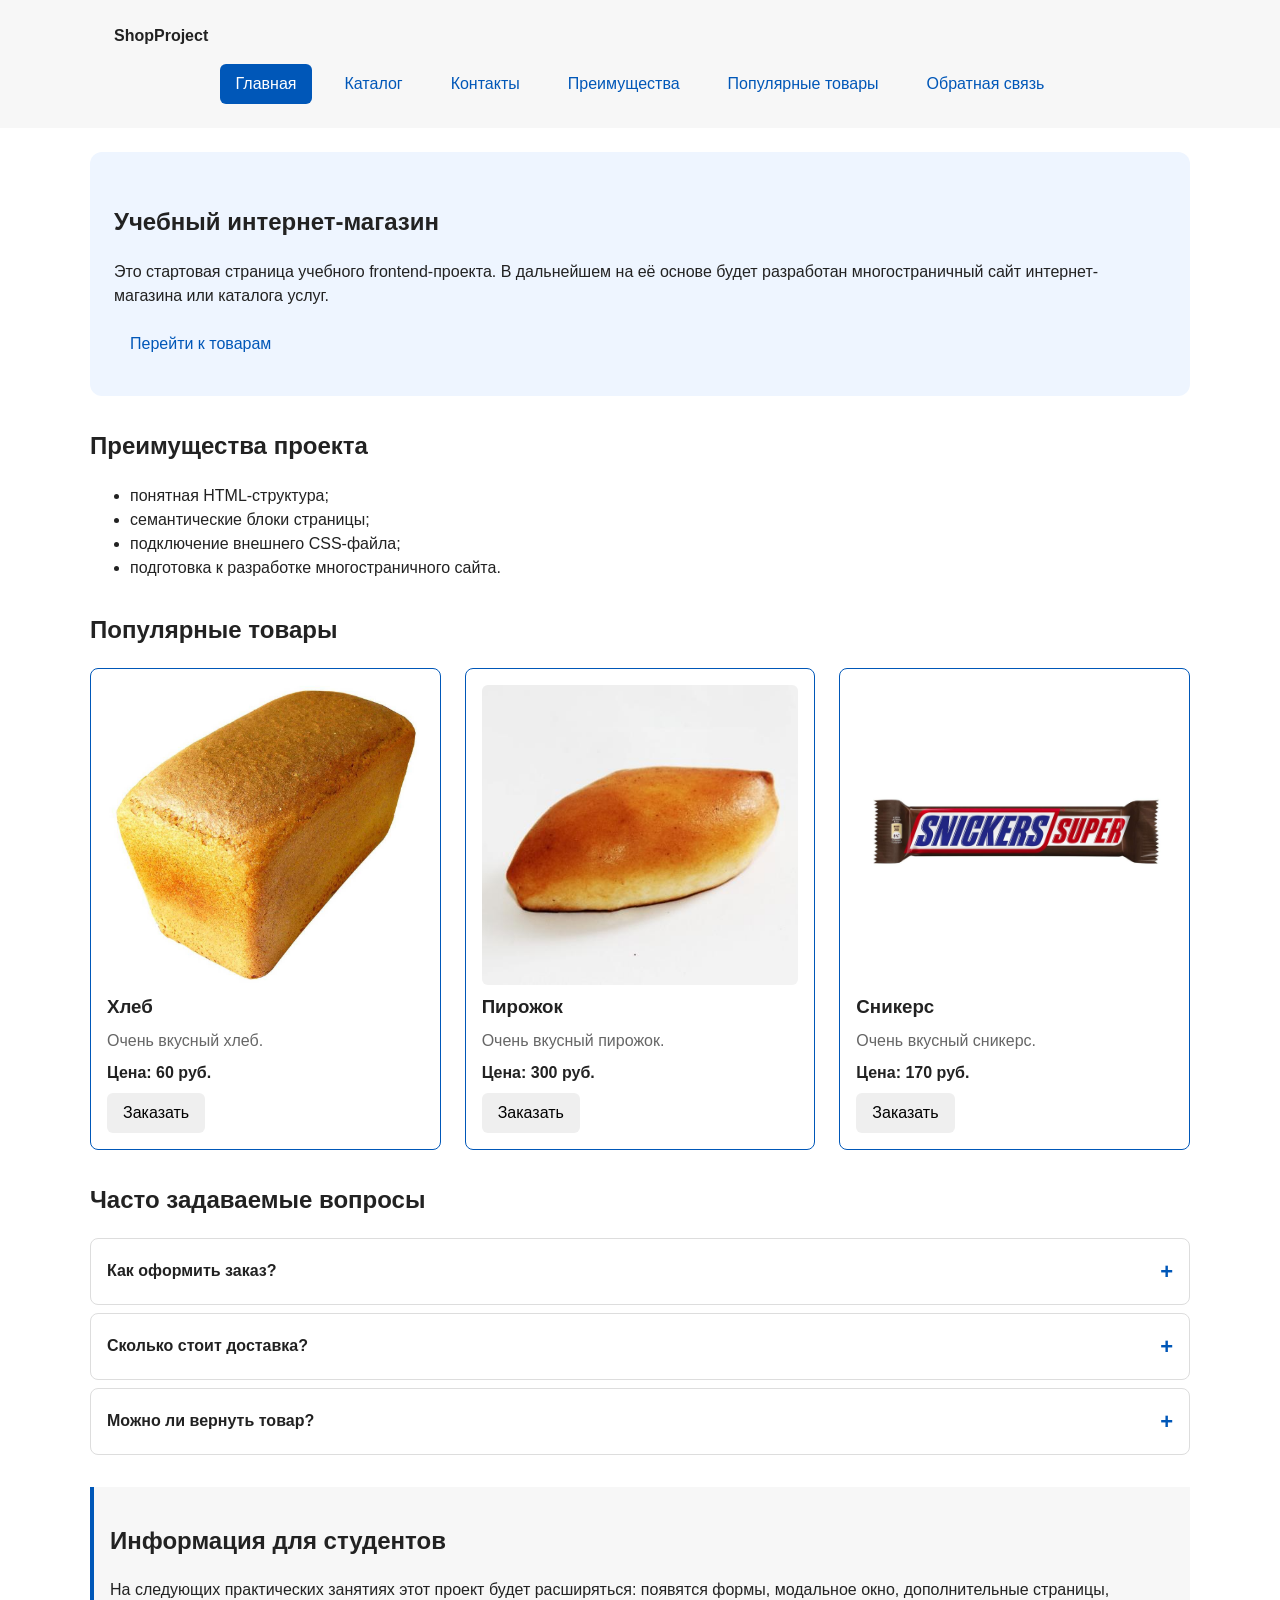
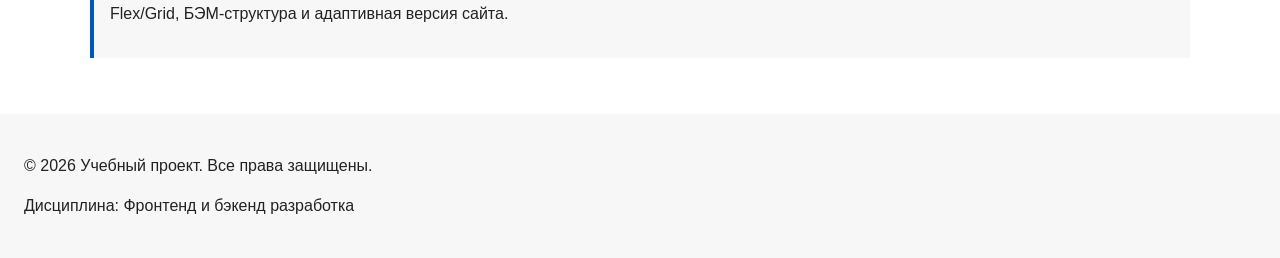
<file: index.html>
<!DOCTYPE html>
<html lang="ru">
<head>
  <meta charset="UTF-8">
  <meta name="viewport" content="width=device-width, initial-scale=1.0">
  <title>Учебный интернет-магазин</title>
  <link rel="stylesheet" href="css/style.css">
  <meta property="og:type" content="website">
  <meta property="og:title" content="Учебный интернет-магазин">
  <meta property="og:description" content="Учебный frontend-проект интернет-магазина.">
  <meta property="og:image" content="https://Tyrex422.github.io/kr1-html-css-shop/images/preview.jpg">
  <script src="js/main.js" defer></script>
</head>
<body>
  <header class="site-header">
    <div class="site-header__inner">
      <a class="site-header__logo" href="index.html">ShopProject</a>

      <nav class="site-nav" aria-label="Основная навигация">
        <ul class="site-nav__list">
          <li class="site-nav__item">
            <a class="site-nav__link site-nav__link--active" href="index.html">Главная</a>
          </li>
          <li class="site-nav__item">
            <a class="site-nav__link" href="catalog.html">Каталог</a>
          </li>
          <li class="site-nav__item">
            <a class="site-nav__link" href="contacts.html">Контакты</a>
          </li>
          <li class="site-nav__item">
            <a class="site-nav__link" href="index.html#advantages">
              Преимущества
            </a>
          </li>
          <li class="site-nav__item">
            <a class="site-nav__link" href="index.html#popular">
              Популярные товары
            </a>
          </li>
          <li class="site-nav__item">
            <a class="site-nav__link" href="index.html#contacts">
              Обратная связь
            </a>
          </li>
        </ul>
      </nav>
    </div>
  </header>

  <main>
    <section class="hero">
      <h1>Учебный интернет-магазин</h1>
      <p>
        Это стартовая страница учебного frontend-проекта.
        В дальнейшем на её основе будет разработан многостраничный сайт
        интернет-магазина или каталога услуг.
      </p>
      <a class="button" href="#popular">Перейти к товарам</a>
    </section>

    <section class="section" id="advantages">
      <h2>Преимущества проекта</h2>

      <ul class="advantages-list">
        <li>понятная HTML-структура;</li>
        <li>семантические блоки страницы;</li>
        <li>подключение внешнего CSS-файла;</li>
        <li>подготовка к разработке многостраничного сайта.</li>
      </ul>
    </section>

    <section class="section" id="popular">
      <h2>Популярные товары</h2>

      <div class="products-grid">
        <article class="product-card product-card--featured">
        <img
          class="product-card__image"
          src="images/product-1.jpg"
          alt="Товар 1 — Хлеб"
          loading="lazy"
        >
          <h3 class="product-card__title">Хлеб</h3>
          <p class="product-card__description">Очень вкусный хлеб.</p>
          <p class="product-card__price">Цена: 60 руб.</p>
          <button
            class="button product-card__button"
            type="button"
            data-product="Товар 1"
          >
            Заказать
          </button>
        </article>

        <article class="product-card product-card--featured">
        <img
          class="product-card__image"
          src="images/product-2.jpg"
          alt="Товар 2 — Пирожок"
          loading="lazy"
        >
          <h3 class="product-card__title">Пирожок</h3>
          <p class="product-card__description">Очень вкусный пирожок.</p>
          <p class="product-card__price">Цена: 300 руб.</p>
          <button
            class="button product-card__button"
            type="button"
            data-product="Товар 2"
          >
            Заказать
          </button>
        </article>

        <article class="product-card product-card--featured">
        <img
          class="product-card__image"
          src="images/product-3.jpg"
          alt="Товар 3 — Cникерс"
          loading="lazy"
        >
          <h3 class="product-card__title">Сникерс</h3>
          <p class="product-card__description">Очень вкусный cникерс.</p>
          <p class="product-card__price">Цена: 170 руб.</p>
          <button
            class="button product-card__button"
            type="button"
            data-product="Товар 3"
          >
            Заказать
          </button>
        </article>
      </div>
    </section>
    <section class="faq section" id="faq">
      <h2 class="faq__title">Часто задаваемые вопросы</h2>

      <div class="faq__list">
        <details class="faq__item">
          <summary class="faq__question">Как оформить заказ?</summary>
          <p class="faq__answer">
            Перейдите в каталог товаров и найдите нужную позицию. На карточке товара нажмите кнопку «Заказать» — откроется модальное окно с формой. Заполните поля: имя, e-mail, телефон, тему заявки и при необходимости комментарий. После отправки формы мы свяжемся с вами для подтверждения заказа.
          </p>
        </details>

        <details class="faq__item">
          <summary class="faq__question">Сколько стоит доставка?</summary>
          <p class="faq__answer">
            Доставка по городу — бесплатно при заказе от 3000 руб.
          </p>
        </details>

        <details class="faq__item">
          <summary class="faq__question">Можно ли вернуть товар?</summary>
          <p class="faq__answer">
            Да, в течение 14 дней при сохранении упаковки.
          </p>
        </details>
      </div>
    </section>
    <aside class="aside-info">
      <h2>Информация для студентов</h2>
      <p>
        На следующих практических занятиях этот проект будет расширяться:
        появятся формы, модальное окно, дополнительные страницы, Flex/Grid,
        БЭМ-структура и адаптивная версия сайта.
      </p>
    </aside>
  </main>

  <footer id="contacts">
    <p>&copy; 2026 Учебный проект. Все права защищены.</p>
    <p>Дисциплина: Фронтенд и бэкенд разработка</p>
  </footer>

  <dialog class="order-dialog" id="order-dialog" aria-labelledby="order-dialog-title">
    <div class="order-dialog__header">
      <h2 class="order-dialog__title" id="order-dialog-title">Оформление заявки</h2>
      <button
        class="order-dialog__close"
        type="button"
        id="close-order-dialog-icon"
        aria-label="Закрыть окно"
      >
        ×
      </button>
    </div>

    <p class="order-dialog__product" id="order-dialog-product" hidden>
      Товар: <strong id="order-dialog-product-name"></strong>
    </p>

    <form class="order-form" id="order-form" action="#" method="post" novalidate>
      <input id="selected-product" name="selected-product" type="hidden">

      <div class="order-form__field">
        <label class="order-form__label" for="order-name">Имя</label>
        <input
          class="order-form__input"
          id="order-name"
          name="name"
          type="text"
          placeholder="Введите ваше имя"
          minlength="2"
          autocomplete="given-name"
          required
          aria-describedby="order-name-error"
        >
        <p class="order-form__error" id="order-name-error" hidden></p>
      </div>

      <div class="order-form__field">
        <label class="order-form__label" for="order-email">E-mail</label>
        <input
          class="order-form__input"
          id="order-email"
          name="email"
          type="email"
          placeholder="example@mail.ru"
          autocomplete="email"
          required
          aria-describedby="order-email-error"
        >
        <p class="order-form__error" id="order-email-error" hidden></p>
      </div>

      <div class="order-form__field">
        <label class="order-form__label" for="order-phone">Телефон</label>
        <input
          class="order-form__input"
          id="order-phone"
          name="phone"
          type="tel"
          inputmode="tel"
          placeholder="+7 (900) 000-00-00"
          pattern="^\+7 \(\d{3}\) \d{3}-\d{2}-\d{2}$"
          autocomplete="tel"
          required
          aria-describedby="order-phone-hint order-phone-error"
        >
        <small class="order-form__hint" id="order-phone-hint">Формат: +7 (900) 000-00-00</small>
        <p class="order-form__error" id="order-phone-error" hidden></p>
      </div>

      <div class="order-form__row">
        <div class="order-form__field">
          <label class="order-form__label" for="order-date">Дата связи</label>
          <input class="order-form__input" id="order-date" name="date" type="date">
        </div>

        <div class="order-form__field">
          <label class="order-form__label" for="order-topic">Тема заявки</label>
          <select class="order-form__select" id="order-topic" name="topic" required aria-describedby="order-topic-error">
            <option value="">Выберите тему</option>
            <option value="product">Заказ товара</option>
            <option value="consultation">Консультация</option>
            <option value="delivery">Доставка</option>
          </select>
          <p class="order-form__error" id="order-topic-error" hidden></p>
        </div>
      </div>

      <div class="order-form__field">
        <label class="order-form__label" for="order-comment">Комментарий</label>
        <textarea
          class="order-form__textarea"
          id="order-comment"
          name="comment"
          rows="3"
          placeholder="Количество, размер или пожелания (необязательно)"
        ></textarea>
      </div>

      <div class="order-form__field order-form__field--checkbox">
        <label class="order-form__checkbox-label">
          <input
            class="order-form__checkbox"
            id="order-agreement"
            name="agreement"
            type="checkbox"
            required
            aria-describedby="order-agreement-error"
          >
          <span>
            Я согласен на обработку персональных данных
            и принимаю <a href="#" class="order-form__link">политику конфиденциальности</a>
          </span>
        </label>
        <p class="order-form__error" id="order-agreement-error" hidden></p>
      </div>

      <div class="order-form__actions">
        <button class="button button--secondary" type="button" id="close-order-dialog">
          Отмена
        </button>
        <button class="button button--primary" type="submit">
          Отправить заявку
        </button>
      </div>
    </form>
  </dialog>

  <p class="success-message" id="success-message" hidden>
    Форма успешно отправлена!
  </p>
  <button
    class="scroll-top"
    type="button"
    aria-label="Наверх"
    title="Наверх"
    hidden
  >
    <span class="scroll-top__icon" aria-hidden="true">/\</span>
  </button>
</body>
</html>
</file>
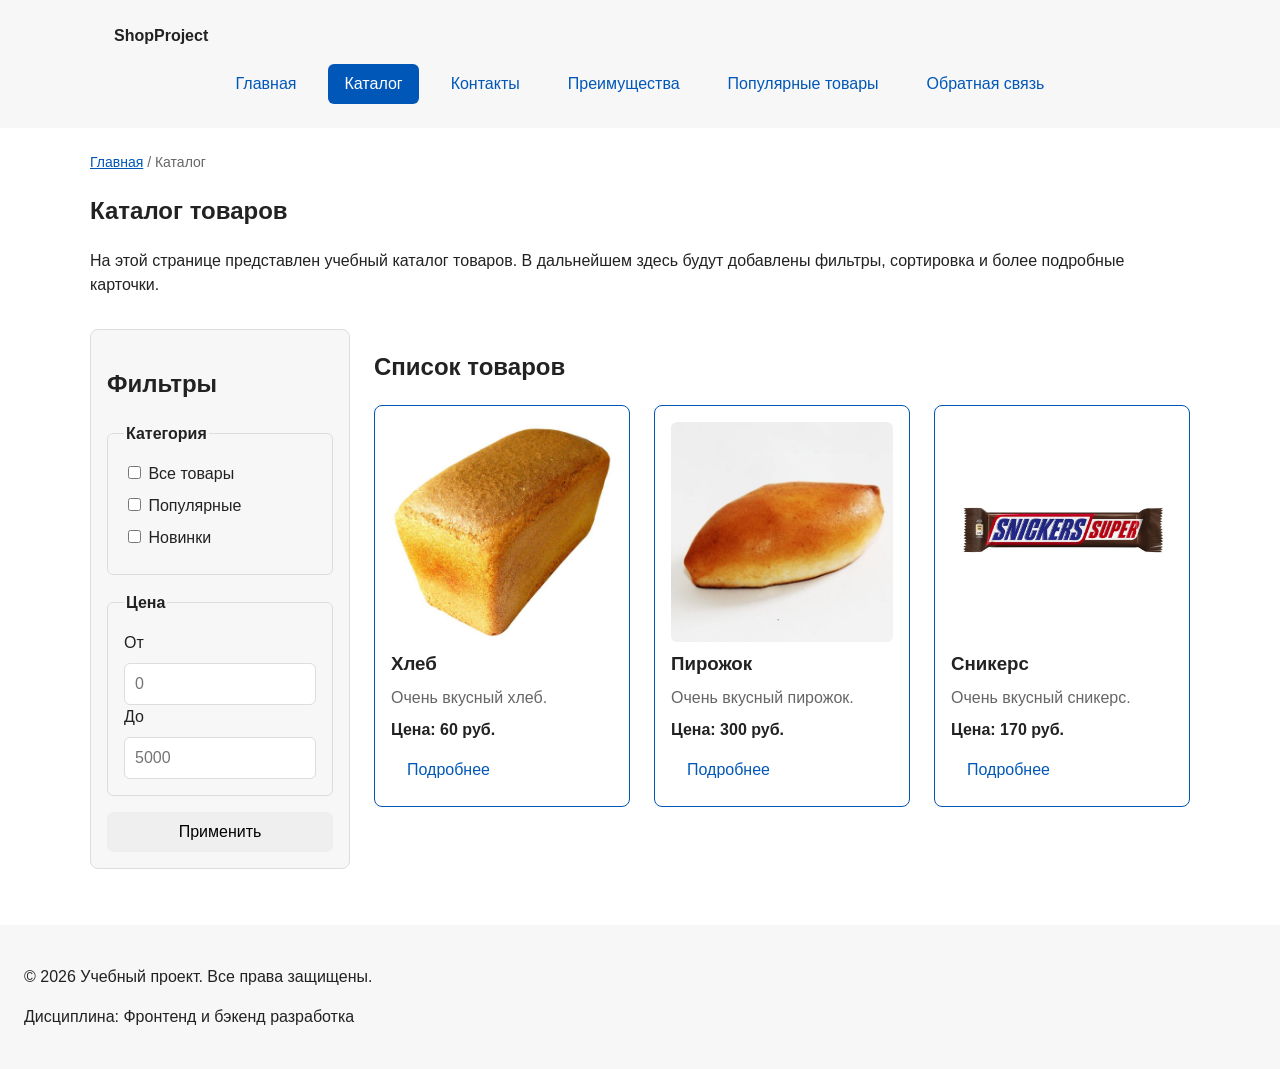
<file: catalog.html>
<!DOCTYPE html>
<html lang="ru">
<head>
  <meta charset="UTF-8">
  <meta name="viewport" content="width=device-width, initial-scale=1.0">
  <meta name="description" content="Каталог товаров учебного интернет-магазина.">
  <title>Каталог товаров — Учебный интернет-магазин</title>
  <link rel="stylesheet" href="css/style.css">
  <meta property="og:type" content="website">
  <meta property="og:title" content="Учебный интернет-магазин">
  <meta property="og:description" content="Учебный frontend-проект интернет-магазина.">
  <meta property="og:image" content="https://Tyrex422.github.io/kr1-html-css-shop/images/preview.jpg">
  <script src="js/main.js" defer></script>  
</head>
<body>
  <header class="site-header">
    <div class="site-header__inner">
      <a class="site-header__logo" href="index.html">ShopProject</a>

      <nav class="site-nav" aria-label="Основная навигация">
        <ul class="site-nav__list">
          <li class="site-nav__item">
            <a class="site-nav__link" href="index.html">
              Главная
            </a>
          </li>
          <li class="site-nav__item">
            <a class="site-nav__link site-nav__link--active" href="catalog.html">Каталог</a>
          </li>
          <li class="site-nav__item">
            <a class="site-nav__link" href="contacts.html">Контакты</a>
          </li>
          <li class="site-nav__item">
            <a class="site-nav__link" href="index.html#advantages">
              Преимущества
            </a>
          </li>
          <li class="site-nav__item">
            <a class="site-nav__link" href="index.html#popular">
              Популярные товары
            </a>
          </li>
          <li class="site-nav__item">
            <a class="site-nav__link" href="index.html#contacts">
              Обратная связь
            </a>
          </li>
        </ul>
      </nav>
    </div>
  </header>

  <main>
    <nav class="breadcrumbs" aria-label="Хлебные крошки">
      <a class="breadcrumbs__link" href="index.html">Главная</a>
      <span class="breadcrumbs__current">Каталог</span>
    </nav>

    <section class="section">
      <h1>Каталог товаров</h1>
      <p>
        На этой странице представлен учебный каталог товаров.
        В дальнейшем здесь будут добавлены фильтры, сортировка и более
        подробные карточки.
      </p>
    </section>

    <section class="catalog-layout">
      <aside class="catalog-filters">
        <h2>Фильтры</h2>
      
        <form class="filters-form" action="#" method="get">
          <fieldset>
            <legend>Категория</legend>
          
            <label>
              <input type="checkbox" name="category" value="all">
              Все товары
            </label>
          
            <label>
              <input type="checkbox" name="category" value="popular">
              Популярные
            </label>
          
            <label>
              <input type="checkbox" name="category" value="new">
              Новинки
            </label>
          </fieldset>
        
          <fieldset>
            <legend>Цена</legend>
          
            <label for="price-from">От</label>
            <input id="price-from" name="price-from" type="number" min="0" placeholder="0">
          
            <label for="price-to">До</label>
            <input id="price-to" name="price-to" type="number" min="0" placeholder="5000">
          </fieldset>
        
          <button class="button" type="submit">Применить</button>
        </form>
      </aside>
    
      <section class="catalog-products">
        <h2>Список товаров</h2>
      
        <div class="products-grid">

          <article class="product-card product-card--featured product-card--catalog">
            <img
              class="product-card__image"
              src="images/product-1.jpg"
              alt="Товар 1 — Хлеб"
              loading="lazy"
            >
            <h3 class="product-card__title">Хлеб</h3>
            <p class="product-card__description">Очень вкусный хлеб.</p>
            <p class="product-card__price">Цена: 60 руб.</p>
            <a class="button product-card__button" href="index.html#popular">Подробнее</a>
          </article>

          <article class="product-card product-card--featured product-card--catalog">
            <img
              class="product-card__image"
              src="images/product-2.jpg"
              alt="Товар 2 — Пирожок"
              loading="lazy"
            >
            <h3 class="product-card__title">Пирожок</h3>
            <p class="product-card__description">Очень вкусный пирожок.</p>
            <p class="product-card__price">Цена: 300 руб.</p>
            <a class="button product-card__button" href="index.html#popular">Подробнее</a>
          </article>

          <article class="product-card product-card--featured product-card--catalog">
            <img
              class="product-card__image"
              src="images/product-3.jpg"
              alt="Товар 3 — Сникерс"
              loading="lazy"
            >
            <h3 class="product-card__title">Сникерс</h3>
            <p class="product-card__description">Очень вкусный cникерс.</p>
            <p class="product-card__price">Цена: 170 руб.</p>
            <a class="button product-card__button" href="index.html#popular">Подробнее</a>
          </article>

        </div>
      </section>
    </section>


    
  </main>

  <footer>
    <p>&copy; 2026 Учебный проект. Все права защищены.</p>
    <p>Дисциплина: Фронтенд и бэкенд разработка</p>
  </footer>
  <button
    class="scroll-top"
    type="button"
    aria-label="Наверх"
    title="Наверх"
    hidden
  >
    <span class="scroll-top__icon" aria-hidden="true">/\</span>
  </button>
</body>
</html>
</file>
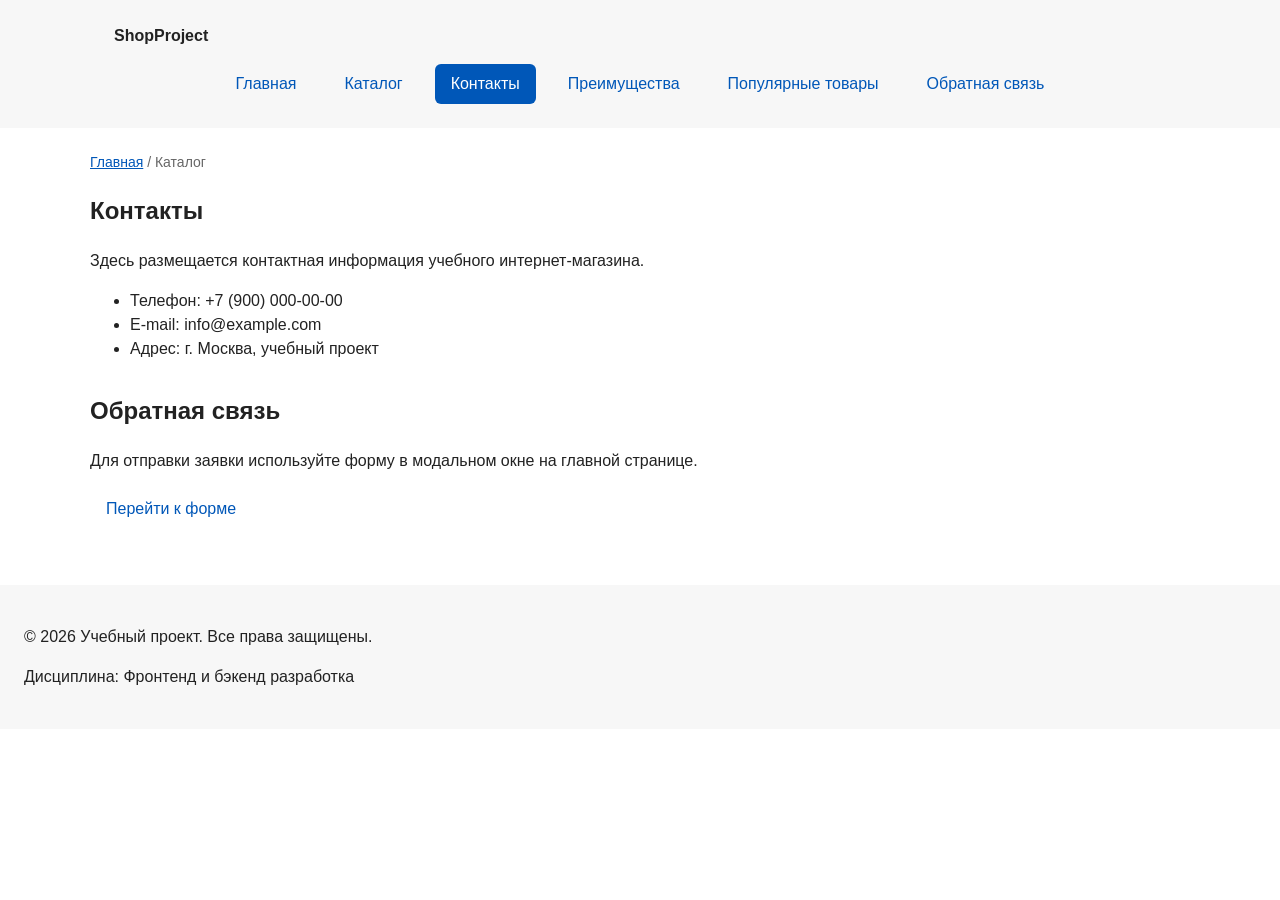
<file: contacts.html>
<!DOCTYPE html>
<html lang="ru">
<head>
  <meta charset="UTF-8">
  <meta name="viewport" content="width=device-width, initial-scale=1.0">
  <meta name="description" content="Контактная информация учебного интернет-магазина.">
  <title>Контакты — Учебный интернет-магазин</title>
  <link rel="stylesheet" href="css/style.css">
  <meta property="og:type" content="website">
  <meta property="og:title" content="Учебный интернет-магазин">
  <meta property="og:description" content="Учебный frontend-проект интернет-магазина.">
  <meta property="og:image" content="https://Tyrex422.github.io/kr1-html-css-shop/images/preview.jpg">
  <script src="js/main.js" defer></script>  
</head>
<body>
  <header class="site-header">
    <div class="site-header__inner">
      <a class="site-header__logo" href="index.html">ShopProject</a>

      <nav class="site-nav" aria-label="Основная навигация">
        <ul class="site-nav__list">
          <li class="site-nav__item">
            <a class="site-nav__link " href="index.html">
              Главная
            </a>
          </li>
          <li class="site-nav__item">
            <a class="site-nav__link" href="catalog.html">Каталог</a>
          </li>
          <li class="site-nav__item">
            <a class="site-nav__link site-nav__link--active" href="contacts.html">Контакты</a>
          </li>
          <li class="site-nav__item">
            <a class="site-nav__link" href="index.html#advantages">
              Преимущества
            </a>
          </li>
          <li class="site-nav__item">
            <a class="site-nav__link" href="index.html#popular">
              Популярные товары
            </a>
          </li>
          <li class="site-nav__item">
            <a class="site-nav__link" href="index.html#contacts">
              Обратная связь
            </a>
          </li>
        </ul>
      </nav>
    </div>
  </header>
  <main>
    <nav class="breadcrumbs" aria-label="Хлебные крошки">
      <a class="breadcrumbs__link" href="index.html">Главная</a>
      <span class="breadcrumbs__current">Каталог</span>
    </nav>

    <section class="section">
      <h1>Контакты</h1>
      <p>
        Здесь размещается контактная информация учебного интернет-магазина.
      </p>

      <ul>
        <li>Телефон: +7 (900) 000-00-00</li>
        <li>E-mail: info@example.com</li>
        <li>Адрес: г. Москва, учебный проект</li>
      </ul>
    </section>

    <section class="section" id="feedback">
      <h2>Обратная связь</h2>
      <p>
        Для отправки заявки используйте форму в модальном окне на главной странице.
      </p>
      <a class="button" href="index.html#contacts">Перейти к форме</a>
    </section>
  </main>

  <footer>
    <p>&copy; 2026 Учебный проект. Все права защищены.</p>
    <p>Дисциплина: Фронтенд и бэкенд разработка</p>
  </footer>
  <button
    class="scroll-top"
    type="button"
    aria-label="Наверх"
    title="Наверх"
    hidden
  >
    <span class="scroll-top__icon" aria-hidden="true">/\</span>
  </button>
</body>
</html>
</file>
<file: css/style.css>
/* ===============================
   1. Переменные проекта
   =============================== */

:root {
  /* Основные цвета проекта */
  --color-bg: #ffffff;
  --color-text: #222222;
  --color-muted: #666666;
  --color-primary: #0057b8;
  --color-primary-dark: #003f86;
  --color-border: #dddddd;
  --color-surface: #f7f7f7;
  --color-surface-accent: #eef5ff;
  --color-danger: #b00020;
  --color-success: #168a2f;
  --color-success-bg: #eefaf0;
  --color-white: #ffffff;

  /* Отступы */
  --space-xs: 4px;
  --space-sm: 8px;
  --space-md: 16px;
  --space-lg: 24px;
  --space-xl: 32px;

  /* Скругления */
  --radius-sm: 6px;
  --radius-md: 8px;
  --radius-lg: 12px;

  /* Размеры */
  --container-width: 1100px;
}

:target {
  outline: 2px dashed var(--color-primary);
  outline-offset: 4px;
}

html {
  scroll-behavior: smooth;
}

/* ===============================
   2. Базовые стили
   =============================== */

* {
  box-sizing: border-box;
}

body {
  margin: 0;
  font-family: Arial, sans-serif;
  line-height: 1.5;
  color: var(--color-text);
  background-color: var(--color-bg);
}

main,
footer {
  padding: var(--space-lg);
}

footer {
  background-color: var(--color-surface);
}

/* ===============================
   3. Общие элементы интерфейса
   =============================== */

header {
  position: sticky;
  top: 0;
  z-index: 1000;
}

a {
  color: var(--color-primary);
}

a:hover {
  color: var(--color-primary-dark);
}

a:focus-visible {
  outline: 2px solid var(--color-primary);
  outline-offset: 3px;
}

.button {
  display: inline-block;
  padding: var(--space-sm) var(--space-md);
  border: none;
  border-radius: var(--radius-sm);
  font: inherit;
  text-decoration: none;
  cursor: pointer;
}

.button--primary {
  color: var(--color-white);
  background-color: var(--color-primary);
}

.button--primary:hover {
  background-color: var(--color-primary-dark);
}

.button--secondary {
  color: var(--color-primary);
  background-color: transparent;
  border: 1px solid var(--color-primary);
}

.button--secondary:hover {
  color: var(--color-white);
  background-color: var(--color-primary);
}

.button:focus-visible {
  outline: 2px solid var(--color-primary);
  outline-offset: 3px;
}

.button:disabled,
.button--disabled {
  opacity: 0.6;
  cursor: not-allowed;
}

/* ===============================
   4. Компоненты страницы
   =============================== */

.hero {
  max-width: var(--container-width);
  margin: 0 auto var(--space-xl);
  padding: var(--space-xl) var(--space-lg);
  background-color: var(--color-surface-accent);
  border-radius: var(--radius-lg);
}

.section {
  max-width: var(--container-width);
  margin: 0 auto var(--space-xl);
}

.section h2 {
  margin-top: 0;
}

.catalog-layout {
  max-width: var(--container-width);
  margin: 0 auto var(--space-xl);
  display: grid;
  grid-template-columns: 260px 1fr;
  grid-template-areas: "filters products";
  gap: var(--space-lg);
}

.catalog-filters {
  grid-area: filters;
  padding: var(--space-md);
  border: 1px solid var(--color-border);
  border-radius: var(--radius-md);
  background-color: var(--color-surface);
}

.catalog-products {
  grid-area: products;
}

.products-grid {
  display: grid;
  grid-template-columns: repeat(3, 1fr);
  gap: var(--space-lg);
}

.product-card {
  display: flex;
  flex-direction: column;
  gap: var(--space-sm);
  padding: var(--space-md);
  border: 1px solid var(--color-border);
  border-radius: var(--radius-md);
  background-color: var(--color-bg);
}

.product-card:hover {
  border-color: var(--color-primary);
}

.product-card--featured {
  border-color: var(--color-primary);
}

.product-card--discount {
  border-color: var(--color-danger);
}

.product-card__title {
  margin: 0;
  color: var(--color-text);
}

.product-card__description {
  margin: 0;
  color: var(--color-muted);
}

.product-card__price {
  margin: 0;
  font-weight: 700;
}

.product-card--discount .product-card__price {
  color: var(--color-danger);
}

.product-card__button {
  margin-top: auto;
  align-self: flex-start;
}

.product-card__image {
  display: block;
  width: 100%;
  height: 300px;         
  object-fit: cover;     
  border-radius: var(--radius-sm);
  background-color: var(--color-surface);
}

.product-card--catalog .product-card__image {
  height: 220px;
}

.filters-form {
  display: grid;
  gap: var(--space-md);
}

.filters-form fieldset {
  margin: 0;
  padding: var(--space-md);
  border: 1px solid var(--color-border);
  border-radius: var(--radius-sm);
}

.filters-form legend {
  font-weight: 700;
}

.filters-form label {
  display: block;
  margin-bottom: var(--space-sm);
}

.filters-form input[type="number"] {
  width: 100%;
  padding: 8px 10px;
  border: 1px solid var(--color-border);
  border-radius: var(--radius-sm);
  font: inherit;
}

.aside-info {
  max-width: var(--container-width);
  margin: 0 auto var(--space-xl);
  padding: var(--space-md);
  border-left: 4px solid var(--color-primary);
  background-color: var(--color-surface);
}

.breadcrumbs {
  max-width: var(--container-width);
  margin: 0 auto var(--space-md);
  font-size: 14px;
  color: var(--color-muted);
}

.breadcrumbs__link {
  color: var(--color-primary);
}

.breadcrumbs__current::before {
  content: " / ";
  color: var(--color-muted);
}

/* ===============================
   Блок FAQ
   =============================== */

.faq {
  max-width: var(--container-width);
  margin: 0 auto var(--space-xl);
}

.faq__title {
  margin-top: 0;
}

.faq__list {
  display: grid;
  gap: var(--space-sm);
}

.faq__item {
  border: 1px solid var(--color-border);
  border-radius: var(--radius-md);
  background-color: var(--color-bg);
}

/* Вопрос */
.faq__question {
  display: flex;
  justify-content: space-between;
  align-items: center;
  gap: var(--space-md);
  padding: var(--space-md);
  font-weight: 700;
  cursor: pointer;
  list-style: none; /* убираем стандартный маркер */
}

/* Убираем стандартный треугольник в WebKit */
.faq__question::-webkit-details-marker {
  display: none;
}

/* Своя стрелка */
.faq__question::after {
  content: "+";
  font-size: 22px;
  color: var(--color-primary);
  transition: transform 0.2s ease;
}

/* Поворот при открытии */
.faq__item[open] .faq__question::after {
  content: "−";
}

/* Ответ */
.faq__answer {
  margin: 0;
  padding: 0 var(--space-md) var(--space-md);
  color: var(--color-muted);
}

/* Состояния */
.faq__question:hover {
  color: var(--color-primary);
}

.faq__question:focus-visible {
  outline: 2px solid var(--color-primary);
  outline-offset: 2px;
  border-radius: var(--radius-sm);
}

/* ===============================
   5. Шапка и навигация
   =============================== */

.site-header {
  background-color: var(--color-surface);
}

.site-header__inner {
  max-width: var(--container-width);
  margin: 0 auto;
  padding: var(--space-lg);
}

.site-header__logo {
  font-weight: 700;
  color: var(--color-text);
  text-decoration: none;
}

.site-nav__list {
  display: flex;
  flex-wrap: wrap;
  justify-content: center;
  align-items: center;
  gap: var(--space-md);
  padding: 0;
  margin: var(--space-md) 0 0;
  list-style: none;
}

.site-nav__link {
  display: inline-block;
  padding: var(--space-sm) var(--space-md);
  color: var(--color-primary);
  text-decoration: none;
  border-radius: var(--radius-sm);
}

.site-nav__link:hover {
  color: var(--color-white);
  background-color: var(--color-primary);
}

.site-nav__link:focus-visible {
  outline: 2px solid var(--color-primary);
  outline-offset: 3px;
}

.site-nav__link--active {
  color: var(--color-white);
  background-color: var(--color-primary);
}

/* ===============================
   Кнопка «Наверх»
   =============================== */

.scroll-top {
  position: fixed;
  right: var(--space-lg);
  bottom: var(--space-lg);
  z-index: 900; /* ниже шапки (1000), но выше контента */

  display: flex;
  align-items: center;
  justify-content: center;
  width: 48px;
  height: 48px;
  padding: 0;

  border: none;
  border-radius: 50%;
  background-color: var(--color-primary);
  color: var(--color-white);
  font-size: 22px;
  line-height: 1;
  cursor: pointer;

  box-shadow: 0 4px 12px rgba(0, 0, 0, 0.2);
  transition: background-color 0.2s ease, transform 0.2s ease, opacity 0.2s ease;
}

.scroll-top:hover {
  background-color: var(--color-primary-dark);
  transform: translateY(-2px);
}

.scroll-top:focus-visible {
  outline: 2px solid var(--color-primary);
  outline-offset: 3px;
}

.scroll-top:active {
  transform: translateY(0);
}


.scroll-top[hidden] {
  display: none;
}

/* ===============================
   Модальное окно заказа (улучшенное)
   =============================== */

.order-dialog {
  width: min(100% - 32px, 600px);
  max-height: calc(100vh - 48px);
  padding: 0;
  border: none;
  border-radius: var(--radius-lg);
  box-shadow: 0 20px 60px rgba(0, 0, 0, 0.3);
  overflow: hidden; /* скругления работают и для шапки */
}

.order-dialog::backdrop {
  background-color: rgba(0, 0, 0, 0.5);
  backdrop-filter: blur(2px);
}

/* Анимация появления */
.order-dialog[open] {
  animation: dialog-in 0.2s ease-out;
}

@keyframes dialog-in {
  from { opacity: 0; transform: translateY(-8px) scale(0.98); }
  to   { opacity: 1; transform: translateY(0) scale(1); }
}

/* Шапка */
.order-dialog__header {
  display: flex;
  align-items: center;
  justify-content: space-between;
  gap: var(--space-md);
  padding: var(--space-lg) var(--space-lg) var(--space-md);
  border-bottom: 1px solid var(--color-border);
}

.order-dialog__title {
  margin: 0;
  font-size: 20px;
}

.order-dialog__close {
  display: flex;
  align-items: center;
  justify-content: center;
  width: 36px;
  height: 36px;
  padding: 0;
  border: none;
  border-radius: 50%;
  background-color: transparent;
  color: var(--color-muted);
  font-size: 24px;
  line-height: 1;
  cursor: pointer;
  transition: background-color 0.15s ease, color 0.15s ease;
}

.order-dialog__close:hover {
  background-color: var(--color-surface);
  color: var(--color-text);
}

.order-dialog__close:focus-visible {
  outline: 2px solid var(--color-primary);
  outline-offset: 2px;
}

/* Строка с товаром */
.order-dialog__product {
  margin: 0;
  padding: var(--space-sm) var(--space-lg);
  background-color: var(--color-surface-accent);
  font-size: 14px;
  color: var(--color-muted);
}

.order-dialog__product strong {
  color: var(--color-text);
}

/* Форма — прокручиваемая область */
.order-form {
  padding: var(--space-lg);
  max-height: calc(100vh - 160px);
  overflow-y: auto;
}

.order-form__field {
  margin-bottom: var(--space-md);
}

.order-form__label {
  display: block;
  margin-bottom: var(--space-xs);
  font-weight: 600;
  font-size: 14px;
}

.order-form__input,
.order-form__select,
.order-form__textarea {
  width: 100%;
  padding: 10px 12px;
  border: 1px solid var(--color-border);
  border-radius: var(--radius-sm);
  font: inherit;
  transition: border-color 0.15s ease, box-shadow 0.15s ease;
}

.order-form__input:hover,
.order-form__select:hover,
.order-form__textarea:hover {
  border-color: var(--color-primary);
}

.order-form__input:focus-visible,
.order-form__select:focus-visible,
.order-form__textarea:focus-visible {
  outline: none;
  border-color: var(--color-primary);
  box-shadow: 0 0 0 3px rgba(0, 87, 184, 0.15);
}

/* Поле с ошибкой */
.order-form__input[aria-invalid="true"],
.order-form__select[aria-invalid="true"],
.order-form__textarea[aria-invalid="true"] {
  border-color: var(--color-danger);
}

.order-form__input[aria-invalid="true"]:focus-visible,
.order-form__select[aria-invalid="true"]:focus-visible,
.order-form__textarea[aria-invalid="true"]:focus-visible {
  box-shadow: 0 0 0 3px rgba(176, 0, 32, 0.15);
}

/* Текст ошибки */
.order-form__error {
  margin: var(--space-xs) 0 0;
  font-size: 13px;
  color: var(--color-danger);
}

.order-form__hint {
  display: block;
  margin-top: var(--space-xs);
  font-size: 13px;
  color: var(--color-muted);
}

/* Два поля в ряд */
.order-form__row {
  display: grid;
  grid-template-columns: 1fr 1fr;
  gap: var(--space-md);
}

/* Чекбокс */
.order-form__field--checkbox {
  margin-top: var(--space-sm);
}

.order-form__checkbox-label {
  display: flex;
  align-items: flex-start;
  gap: var(--space-sm);
  font-size: 14px;
  cursor: pointer;
}

.order-form__checkbox {
  margin-top: 3px;
  flex-shrink: 0;
}

.order-form__link {
  color: var(--color-primary);
}

/* Кнопки */
.order-form__actions {
  display: flex;
  justify-content: flex-end;
  gap: var(--space-md);
  margin-top: var(--space-lg);
  padding-top: var(--space-md);
  border-top: 1px solid var(--color-border);
}
</file>
